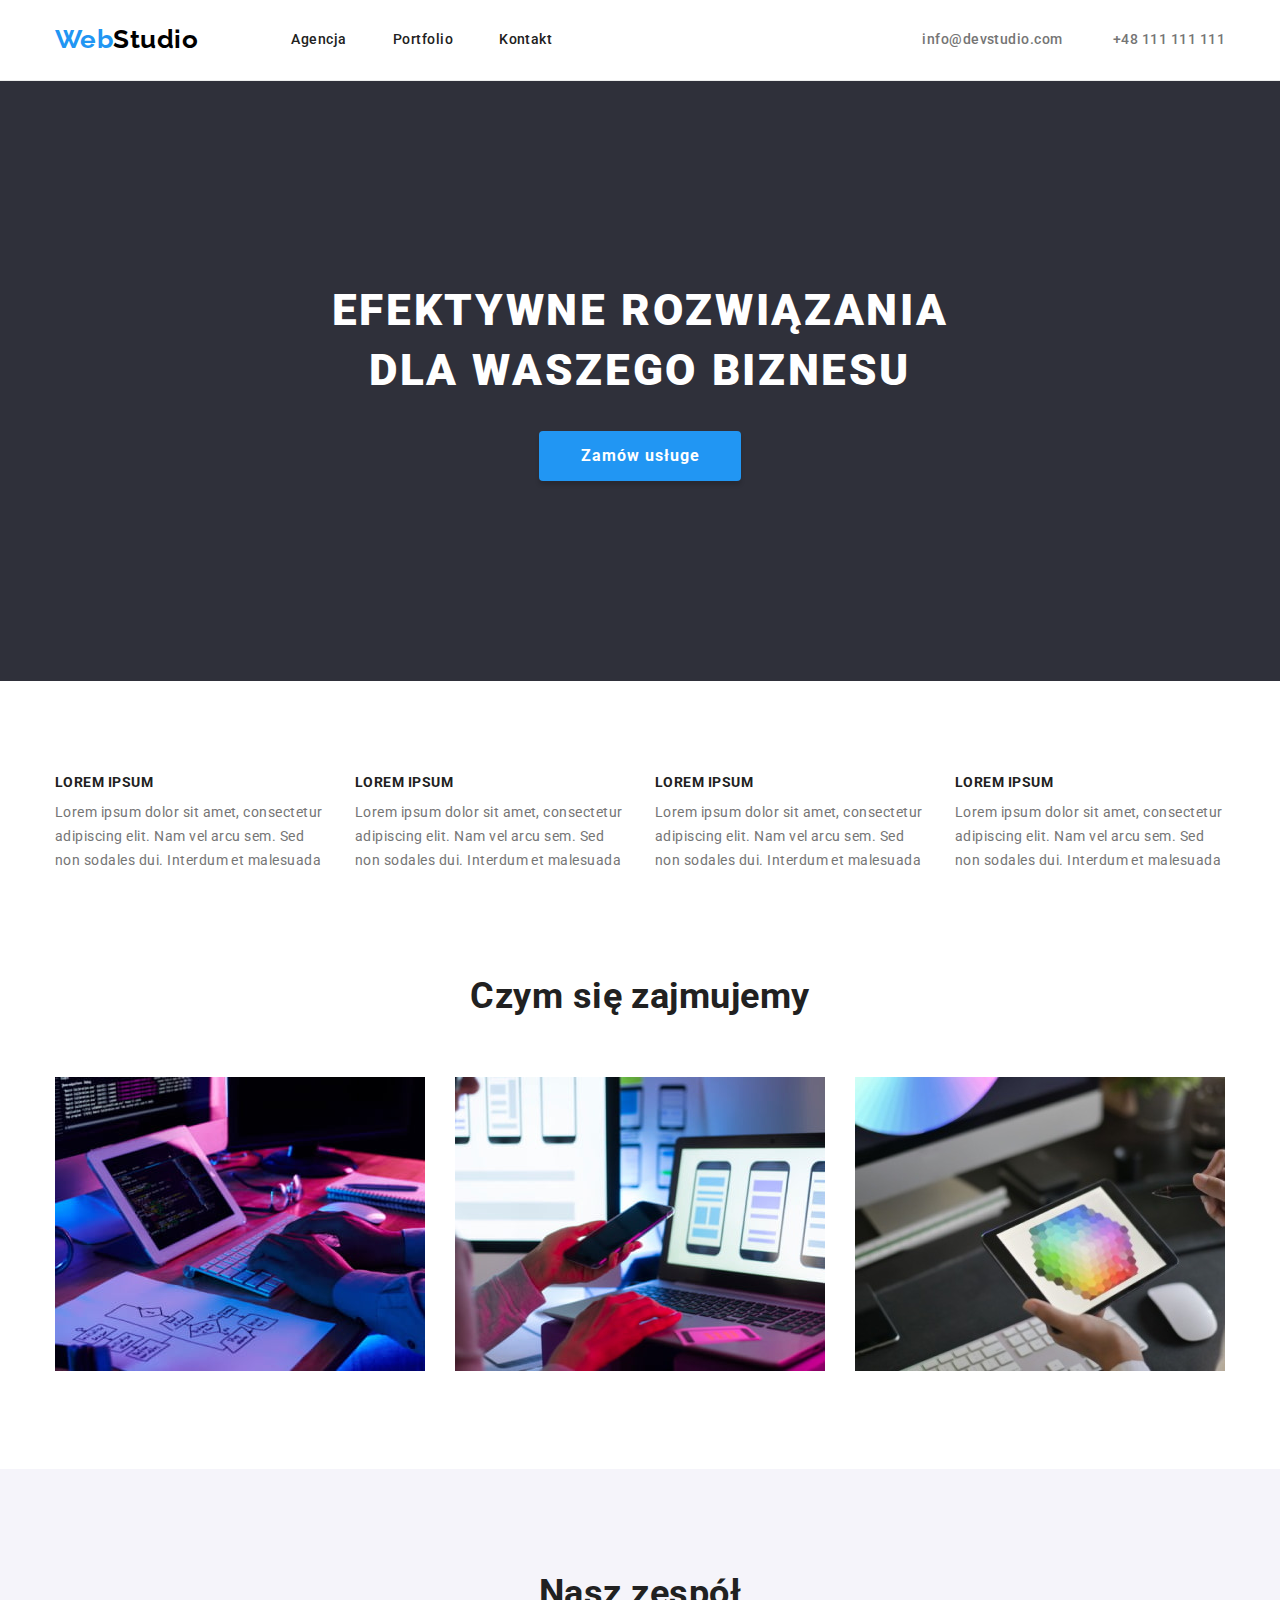
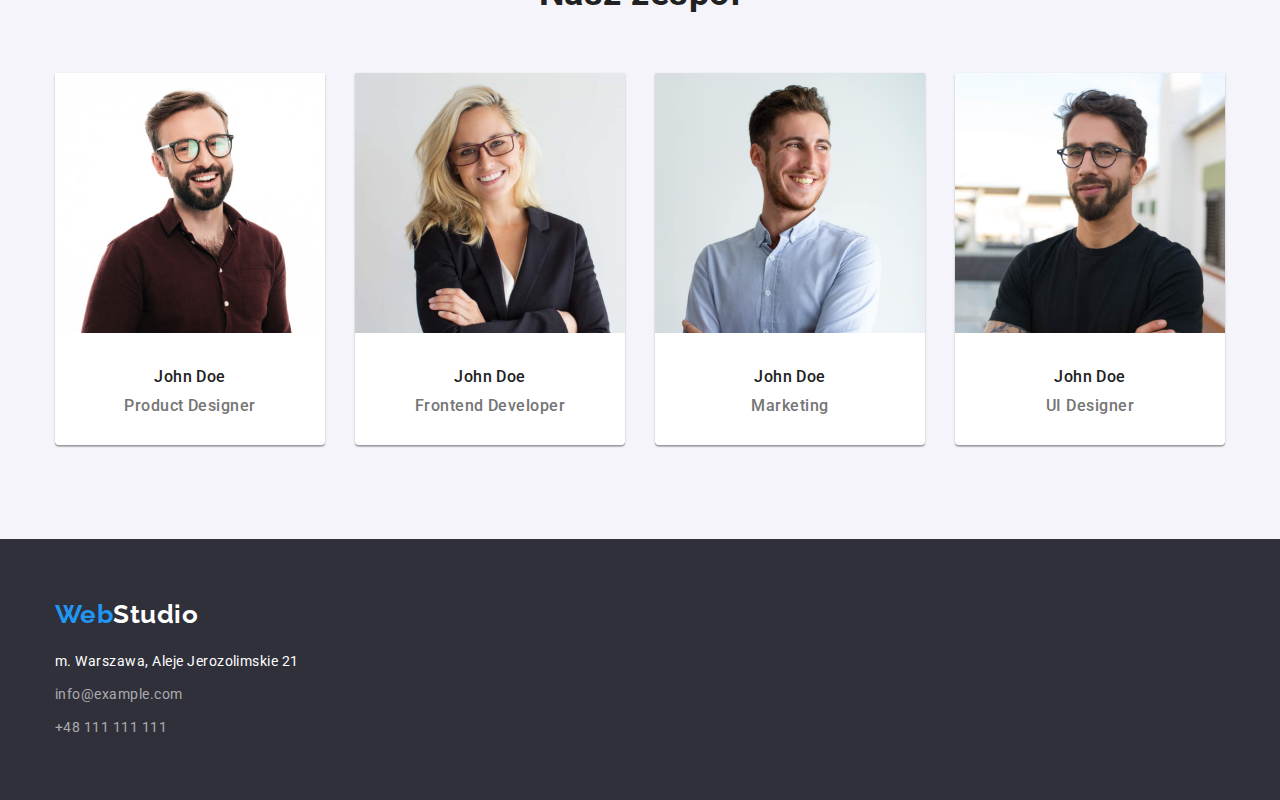
<file: index.html>
<!DOCTYPE html>
<html lang="pl">

<head>
  <meta charset="UTF-8" />
  <meta http-equiv="X-UA-Compatible" content="IE=edge" />
  <meta name="viewport" content="width=device-width, initial-scale=1.0" />
  <title>WebStudio</title>
  <link href="https://fonts.googleapis.com/css2?family=Raleway:wght@700&family=Roboto:wght@400;500;700;900&display=swap"
    rel="stylesheet" />
  <link rel="stylesheet"
    href="https://cdnjs.cloudflare.com/ajax/libs/modern-normalize/1.1.0/modern-normalize.min.css" />
  <link rel="stylesheet" href="./css/styles.css" />
</head>

<body>
  <header class="header">
    <div class=" container header-wrapper">
      <nav class="menu">
        <a class="logo" href="./index.html">Web<span class="logo-link, studio-top">Studio</span></a>
        <ul class="navigation">
          <li>
            <a class="link" href="./index.html">Agencja</a>
          </li>
          <li>
            <a class="link" href="./portfolio.html">Portfolio</a>
          </li>
          <li><a class="link" href="#">Kontakt</a></li>
        </ul>
      </nav>
      <ul class="contacts">
        <li>
          <a class="contact-link" href="mailto:info@devstudio.com">info@devstudio.com</a>
        </li>
        <li>
          <a class="contact-tel" href="tel:+48111111111">+48 111 111 111</a>
        </li>
      </ul>
    </div>
  </header>
  <main>
    <section class="section hero">
      <div class="container">
        <h1 class="hero-slogan">EFEKTYWNE ROZWIĄZANIA DLA WASZEGO BIZNESU</h1>
        <button class="hero-button" type="button">Zamów usługe</button>
      </div>
    </section>
    <section class="section">
      <div class="container">
        <ul class="lorem-list">
          <li>
            <h3 class="lorem">LOREM IPSUM</h3>
            <p class="lorem-description">
              Lorem ipsum dolor sit amet, consectetur adipiscing elit. Nam vel arcu sem. Sed non
              sodales dui. Interdum et malesuada
            </p>
          </li>
          <li>
            <h3 class="lorem">LOREM IPSUM</h3>
            <p class="lorem-description">
              Lorem ipsum dolor sit amet, consectetur adipiscing elit. Nam vel arcu sem. Sed non
              sodales dui. Interdum et malesuada
            </p>
          </li>
          <li>
            <h3 class="lorem">LOREM IPSUM</h3>
            <p class="lorem-description">
              Lorem ipsum dolor sit amet, consectetur adipiscing elit. Nam vel arcu sem. Sed non
              sodales dui. Interdum et malesuada
            </p>
          </li>
          <li>
            <h3 class="lorem">LOREM IPSUM</h3>
            <p class="lorem-description">
              Lorem ipsum dolor sit amet, consectetur adipiscing elit. Nam vel arcu sem. Sed non
              sodales dui. Interdum et malesuada
            </p>
          </li>
        </ul>
      </div>
    </section>
    <section class="section duties">
      <div class="container">
        <h2 class="duties-title">Czym się zajmujemy</h2>
        <ul class="duties-list">
          <li>
            <img src="images/programming.jpg" alt="Programowanie" width="370" height="294" />
          </li>
          <li>
            <img src="images/smartphone.jpg" alt="Aplikacje mobilne" width="370" height="294" />
          </li>
          <li>
            <img src="images/tablet.jpg" alt="Projektowanie stron" width="370" height="294" />
          </li>
        </ul>
      </div>
    </section>
    <section class="section team">
      <div class="container">
        <h2 class="our-team">Nasz zespół</h2>
        <ul class="our-team-list">
          <li class="employee">
            <img src="images/designer.jpg" alt="Product Designer" width="270" height="260" />
            <h3 class="name">John Doe</h3>
            <p class="name job">Product Designer</p>
          </li>
          <li class="employee">
            <img src="images/frontend.jpg" alt="Frontend Developer" width="270" height="260" />
            <h3 class="name">John Doe</h3>
            <p class="name job">Frontend Developer</p>
          </li>
          <li class="employee">
            <img src="images/marketing.jpg" alt="Marketing" width="270" height="260" />
            <h3 class="name">John Doe</h3>
            <p class="name job">Marketing</p>
          </li>
          <li class="employee">
            <img src="images/ui.jpg" alt="UI Designer width=" 270" height="260" />
            <h3 class="name">John Doe</h3>
            <p class="name job">UI Designer</p>
          </li>
        </ul>
      </div>
    </section>
  </main>
  <footer class="footer">
    <div class="container">
      <a class="logo" href="./index.html">Web<span class="logo-link, studio-bottom">Studio</span></a>
      <address>
        <ul class="footer-list">
          <li class="footer-address">m. Warszawa, Aleje Jerozolimskie 21</li>
          <li class="footer-mail">
            <a class="footer-link" href="mailto:info@example.com">info@example.com</a>
          </li>
          <li class="footer-tel">
            <a class="footer-link" href="tel:+48111111111">+48 111 111 111</a>
          </li>
        </ul>
      </address>
    </div>
  </footer>
</body>

</html>
</file>
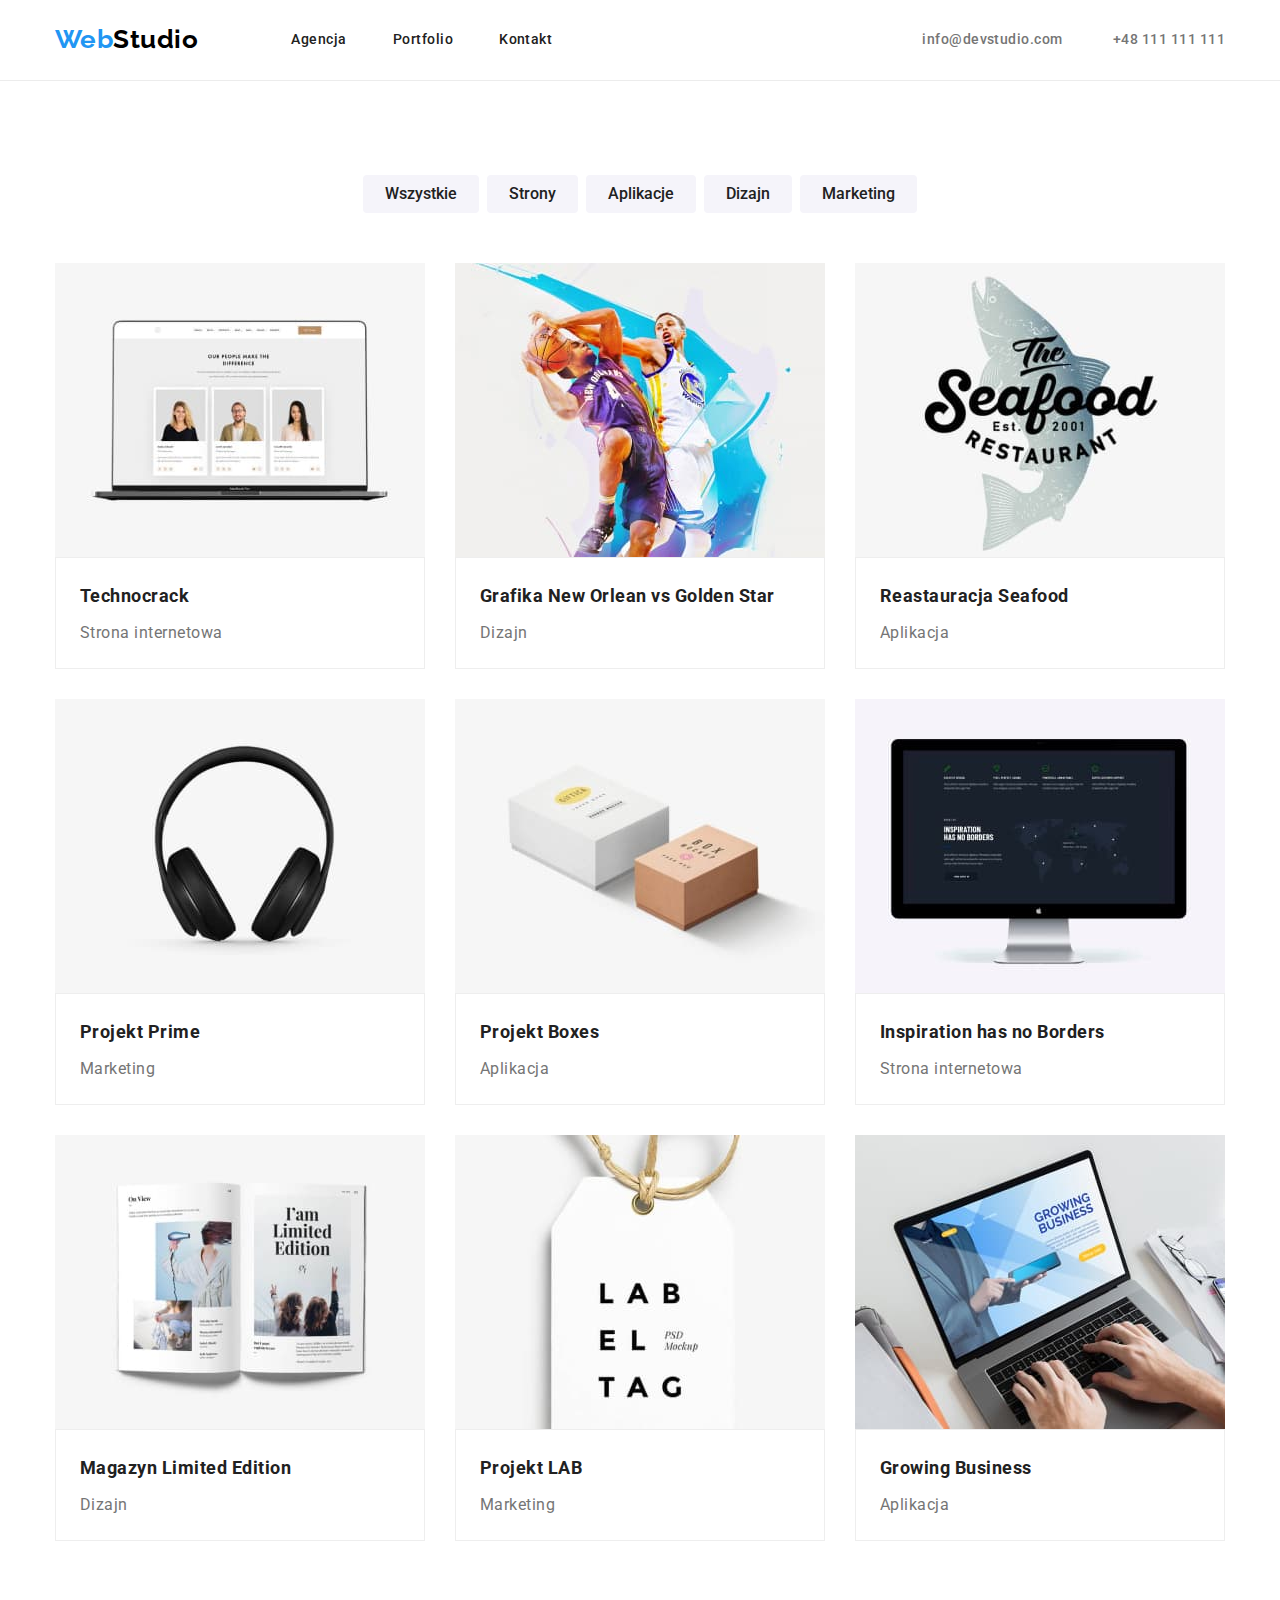
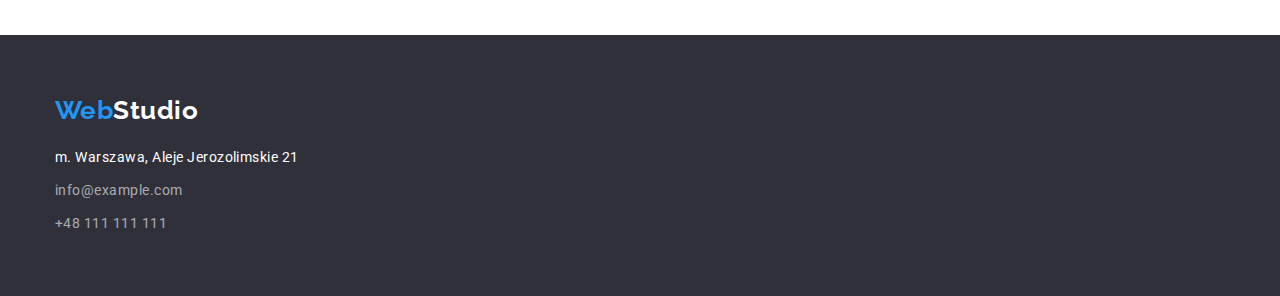
<file: portfolio.html>
<!DOCTYPE html>
<html lang="pl">

<head>
  <meta charset="UTF-8" />
  <meta http-equiv="X-UA-Compatible" content="IE=edge" />
  <meta name="viewport" content="width=device-width, initial-scale=1.0" />
  <title>Portfolio</title>
  <link href="https://fonts.googleapis.com/css2?family=Raleway:wght@700&family=Roboto:wght@400;500;700;900&display=swap"
    rel="stylesheet" />
  <link rel="stylesheet"
    href="https://cdnjs.cloudflare.com/ajax/libs/modern-normalize/1.1.0/modern-normalize.min.css" />
  <link rel="stylesheet" href="./css/styles.css" />
</head>

<body>
  <header class="header">
    <div class=" container header-wrapper">
      <nav class="menu">
        <a class="logo" href="./index.html">Web<span class="logo-link, studio-top">Studio</span></a>
        <ul class="navigation">
          <li>
            <a class="link" href="./index.html">Agencja</a>
          </li>
          <li>
            <a class="link" href="./portfolio.html">Portfolio</a>
          </li>
          <li><a class="link" href="#">Kontakt</a></li>
        </ul>
      </nav>
      <ul class="contacts">
        <li>
          <a class="contact-link" href="mailto:info@devstudio.com">info@devstudio.com</a>
        </li>
        <li>
          <a class="contact-tel" href="tel:+48111111111">+48 111 111 111</a>
        </li>
      </ul>
    </div>
  </header>
  <main>
    <section class="section">
      <div class="container">
        <ul class="category">
          <li><button class="category-button" type="button">Wszystkie</button></li>
          <li><button class="category-button" type="button">Strony</button></li>
          <li><button class="category-button" type="button">Aplikacje</button></li>
          <li><button class="category-button" type="button">Dizajn</button></li>
          <li><button class="category-button" type="button">Marketing</button></li>
        </ul>
      </div>
      <div class="container">
        <ul class="examples-grid">
          <li class="examples">
            <img class="examples-img" src="images/website.jpg" alt="Strona internetowa" width="370" height="294" />
            <figcaption class="photos-description">
              <h3 class="examples-name">Technocrack</h3>
              <p class="examples-type">Strona internetowa</p>
            </figcaption>
          </li>
          <li class="examples">
            <img class="examples-img" src="images/basketball.jpg" alt="Grafika" width="370" height="294" />
            <figcaption class="photos-description">
              <h3 class="examples-name">Grafika New Orlean vs Golden Star</h3>
              <p class="examples-type">Dizajn</p>
            </figcaption>
          </li>
          <li class="examples">
            <img class="examples-img" src="images/seafood.jpg" alt="Logo restauracji" width="370" height="294" />
            <figcaption class="photos-description">
              <h3 class="examples-name">Reastauracja Seafood</h3>
              <p class="examples-type">Aplikacja</p>
            </figcaption>
          </li>
          <li class="examples">
            <img class="examples-img" src="images/headphones.jpg" alt="Słuchawki" width="370" height="294" />
            <figcaption class="photos-description">
              <h3 class="examples-name">Projekt Prime</h3>
              <p class="examples-type">Marketing</p>
            </figcaption>
          </li>
          <li class="examples">
            <img class="examples-img" src="images/boxes.jpg" alt="Pudełka" width="370" height="294" />
            <figcaption class="photos-description">
              <h3 class="examples-name">Projekt Boxes</h3>
              <p class="examples-type">Aplikacja</p>
            </figcaption>
          </li>
          <li class="examples">
            <img class="examples-img" src="images/screen.jpg" alt="Monitor" width="370" height="294" />
            <figcaption class="photos-description">
              <h3 class="examples-name">Inspiration has no Borders</h3>
              <p class="examples-type">Strona internetowa</p>
            </figcaption>
          </li>
          <li class="examples">
            <img class="examples-img" src="images/book.jpg" alt="Czasopismo" width="370" height="294" />
            <figcaption class="photos-description">
              <h3 class="examples-name">Magazyn Limited Edition</h3>
              <p class="examples-type">Dizajn</p>
            </figcaption>
          </li>
          <li class="examples">
            <img class="examples-img" src="images/label.jpg" alt="Zawieszka" width="370" height="294" />
            <figcaption class="photos-description">
              <h3 class="examples-name">Projekt LAB</h3>
              <p class="examples-type">Marketing</p>
            </figcaption>
          </li>
          <li class="examples">
            <img class="examples-img" src="images/notebook.jpg" alt="Laptop" width="370" height="294" />
            <figcaption class="photos-description">
              <h3 class="examples-name">Growing Business</h3>
              <p class="examples-type">Aplikacja</p>
            </figcaption>
          </li>
      </div>
    </section>
  </main>
  <footer class="footer">
    <div class="container">
      <a class="logo" href="./index.html">Web<span class="logo-link, studio-bottom">Studio</span></a>
      <address>
        <ul class="footer-list">
          <li class="footer-address">m. Warszawa, Aleje Jerozolimskie 21</li>
          <li class="footer-mail">
            <a class="footer-link" href="mailto:info@example.com">info@example.com</a>
          </li>
          <li class="footer-tel">
            <a class="footer-link" href="tel:+48111111111">+48 111 111 111</a>
          </li>
        </ul>
      </address>
    </div>
  </footer>
</body>

</html>
</file>
<file: css/styles.css>
:root {
  --color-text-primary: #212121;
  --color-text-light: #757575;
  --color-active: #2196f3;
  --bgcolor-dark: #2f303a;
  --bgcolor-light: #ffffff;
  --font-roboto: 'Roboto', sans-serif;
  --font-raleway: 'Raleway';
  --font-weight500: 500;
  --font-weight600: 600;
  --font-weight700: 700;
  --font-weight900: 900;
}
* {
  margin: 0;
  padding: 0;
}
ul {
  list-style: none;
}
a {
  text-decoration: none;
}
button {
  cursor: pointer;
}
body {
  font-family: var(--font-roboto), sans-serif;
  color: var(--color-text-primary);
  letter-spacing: 0.03em;
}
.container {
  max-width: 1200px;
  width: 100%;
  margin: 0 auto;
  padding: 0 15px;
}
.section {
  padding: 94px 0;
}
.header {
  padding: 24px 0px 25px;
  border-bottom: 1px solid #ececec;
}
.header-wrapper {
  display: flex;
  justify-content: space-between;
}
.logo {
  font-family: var(--font-raleway);
  font-weight: var(--font-weight700);
  font-size: 26px;
  line-height: 1.19;
  color: var(--color-active);
}
.studio-top {
  color: #000000;
}
.studio-bottom {
  color: var(--bgcolor-light);
}
.menu {
  background-color: var(--bgcolor-light);
  display: flex;
  gap: 93px;
  align-items: center;
}
.navigation {
  display: flex;
  gap: 46px;
}
.link {
  color: var(--color-text-primary);
  font-weight: 500;
  line-height: 1.14;
  font-size: 14px;
}
.contacts {
  display: flex;
  gap: 50px;
  align-items: center;
}
.contact-link,
.contact-tel {
  color: var(--color-text-light);
  font-size: 14px;
  line-height: 1.14;
  font-weight: 500;
}
.link:hover,
.contact-link:hover,
.link:focus,
.contact-link:focus,
.contact-tel:hover,
.contact-tel:focus {
  color: var(--color-active);
}
.hero {
  background-color: var(--bgcolor-dark);
  text-align: center;
}
.hero-slogan {
  font-weight: var(--font-weight900);
  font-size: 44px;
  line-height: 1.36;
  text-align: center;
  letter-spacing: 0.06em;
  color: var(--bgcolor-light);
  margin: 106px 252px 30px 252px;
}
.hero-button {
  font-family: var(--font-roboto);
  font-size: 16px;
  font-weight: var(--font-weight700);
  line-height: 1.88;
  color: var(--bgcolor-light);
  letter-spacing: 0.06em;
  background: var(--color-active);
  box-shadow: 0px 4px 4px rgba(0, 0, 0, 0.15);
  border-radius: 4px;
  border: none;
  margin-bottom: 106px;
  padding: 10px 41px 10px 42px;
}
.lorem-list {
  display: flex;
  gap: 30px;
}
.lorem {
  font-weight: var(--font-weight700);
  font-size: 14px;
  line-height: 1.14;
  color: var(--color-text-primary);
  margin-bottom: 10px;
}
.lorem-description {
  font-style: normal;
  font-size: 14px;
  line-height: 1.71;
  color: var(--color-text-light);
}
.duties {
  margin-top: -94px;
}
.duties-title,
.our-team {
  font-weight: var(--font-weight700);
  font-size: 36px;
  line-height: 1.67;
  text-align: center;
  color: var(--color-text-primary);
  margin-bottom: 50px;
}
.duties-list,
.our-team-list {
  display: flex;
  gap: 30px;
}
.our-team {
  padding-top: -94px;
}
.employee {
  background-color: var(--bgcolor-light);
  box-shadow: 0px 1px 3px rgba(0, 0, 0, 0.12), 0px 1px 1px rgba(0, 0, 0, 0.14),
    0px 2px 1px rgba(0, 0, 0, 0.2);
  border-radius: 0px 0px 4px 4px;
  width: 270px;
}
.team {
  background-color: #f5f4fa;
}
.name {
  font-size: 16px;
  font-weight: var(--font-weight500);
  line-height: 1.1875;
  text-align: center;
  color: var(--color-text-primary);
  margin-top: 30px;
}
.job {
  text-align: center;
  line-height: 1.1875;
  color: var(--color-text-light);
  margin-top: 10px;
  padding-bottom: 30px;
}
.footer {
  color: var(--color-text-light);
  padding: 60px 0;
}
.footer-list {
  font-size: 14px;
  line-height: 1.71;
  font-style: normal;
  color: var(--bgcolor-light);
  display: flex;
  flex-direction: column;
  gap: 9px;
  margin-top: 20px;
}
.footer-link {
  color: rgba(255, 255, 255, 0.6);
}
.footer-link:hover,
.footer-link:focus {
  color: var(--color-active);
}
.category {
  display: flex;
  gap: 8px;
  margin-bottom: 50px;
  justify-content: center;
}
.category-button {
  font-style: var(--font-roboto);
  font-weight: var(--font-weight500);
  line-height: 1.62;
  text-align: center;
  color: var(--color-text-primary);
  border: none;
  background: #f5f4fa;
  border-radius: 4px;
  padding: 6px 22px;
}
.category-button:hover,
.category-button:focus {
  color: var(--bgcolor-light);
  background-color: var(--color-active);
  box-shadow: 0px 3px 1px rgba(0, 0, 0, 0.1), 0px 1px 2px rgba(0, 0, 0, 0.08),
    0px 2px 2px rgba(0, 0, 0, 0.12);
  border-radius: 4px;
}
.examples-grid {
  display: flex;
  flex-wrap: wrap;
  gap: 30px;
}
.photos-description {
  background: #ffffff;
  border: 1px solid #eeeeee;
}
.examples-name {
  font-weight: var(--font-weight700);
  font-size: 18px;
  line-height: 2;
  letter-spacing: 0.06;
  color: var(--color-text-primary);
  margin-top: 20px;
  margin-left: 24px;
}
.examples-img {
  display: block;
}
.examples-type {
  line-height: 1.88;
  color: var(--color-text-light);
  margin-top: 4px;
  margin-left: 24px;
  padding-bottom: 20px;
}
.footer {
  background-color: var(--bgcolor-dark);
}
</file>
